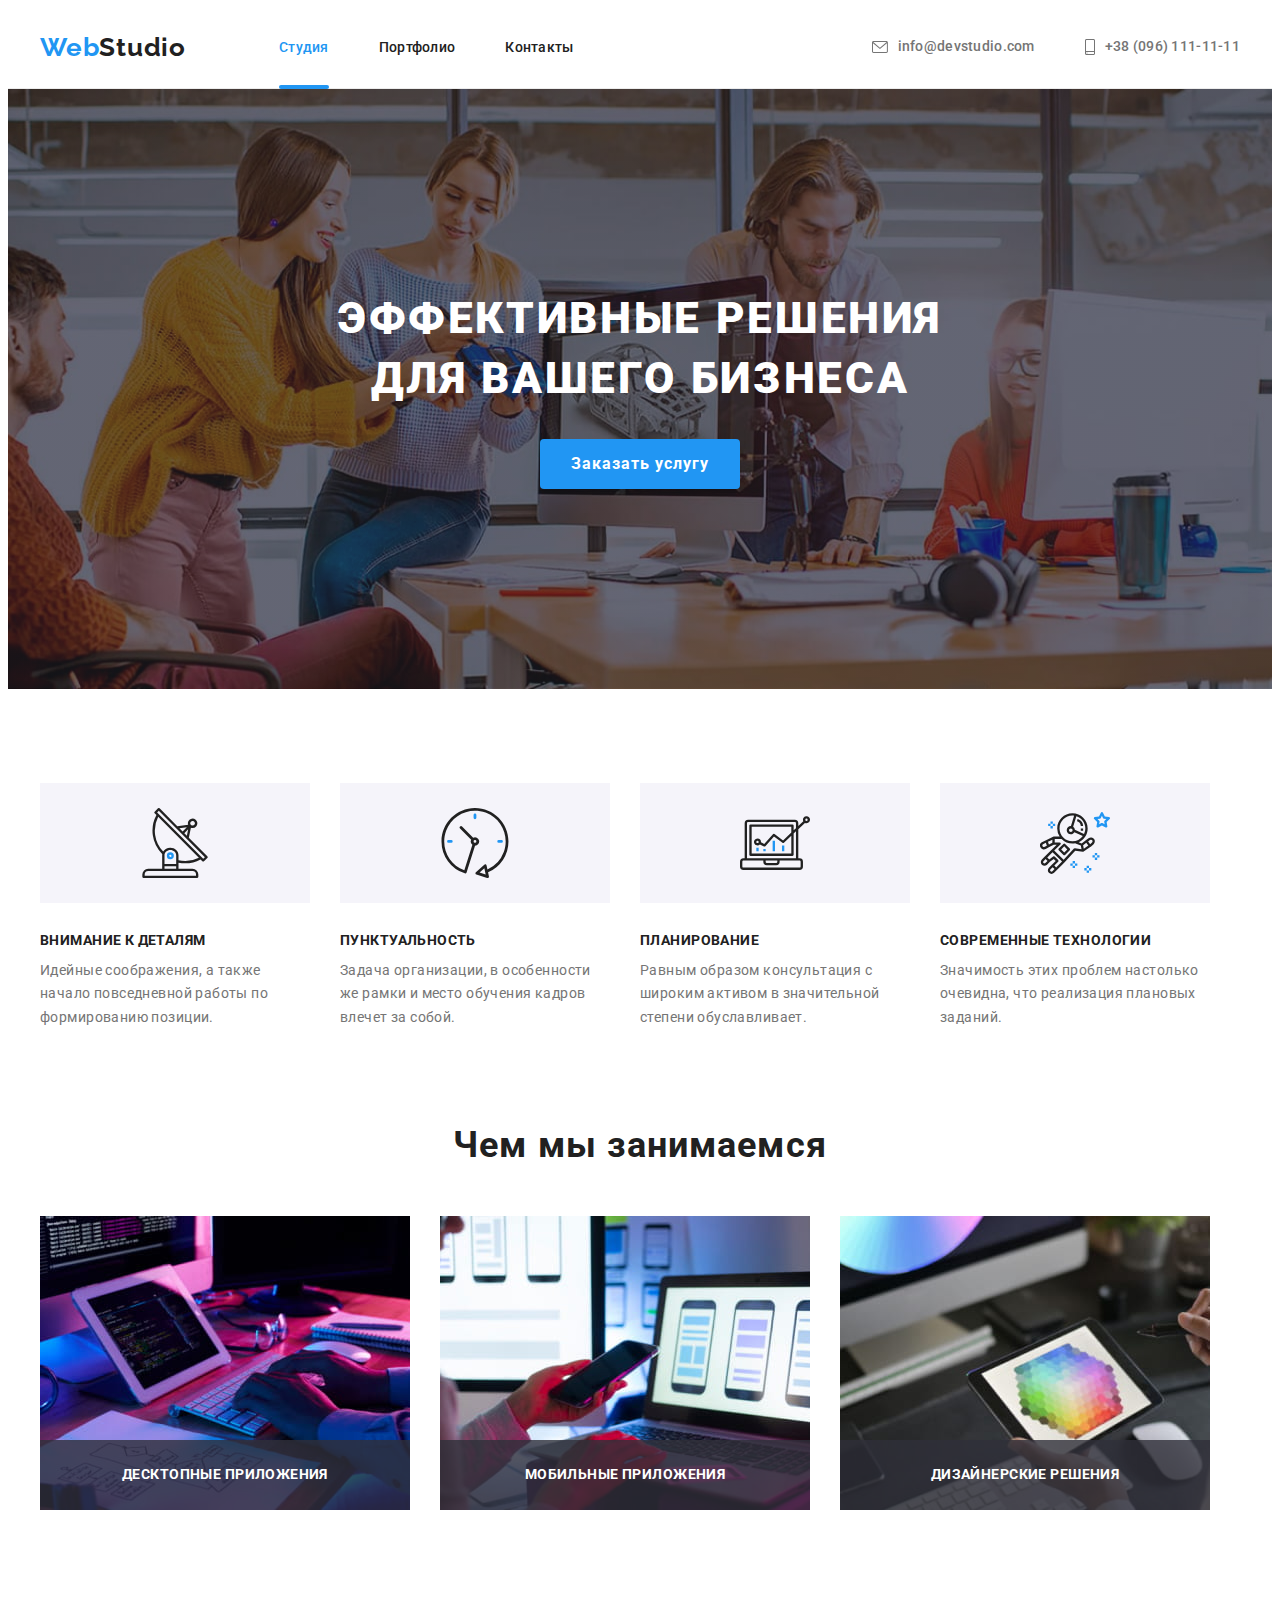
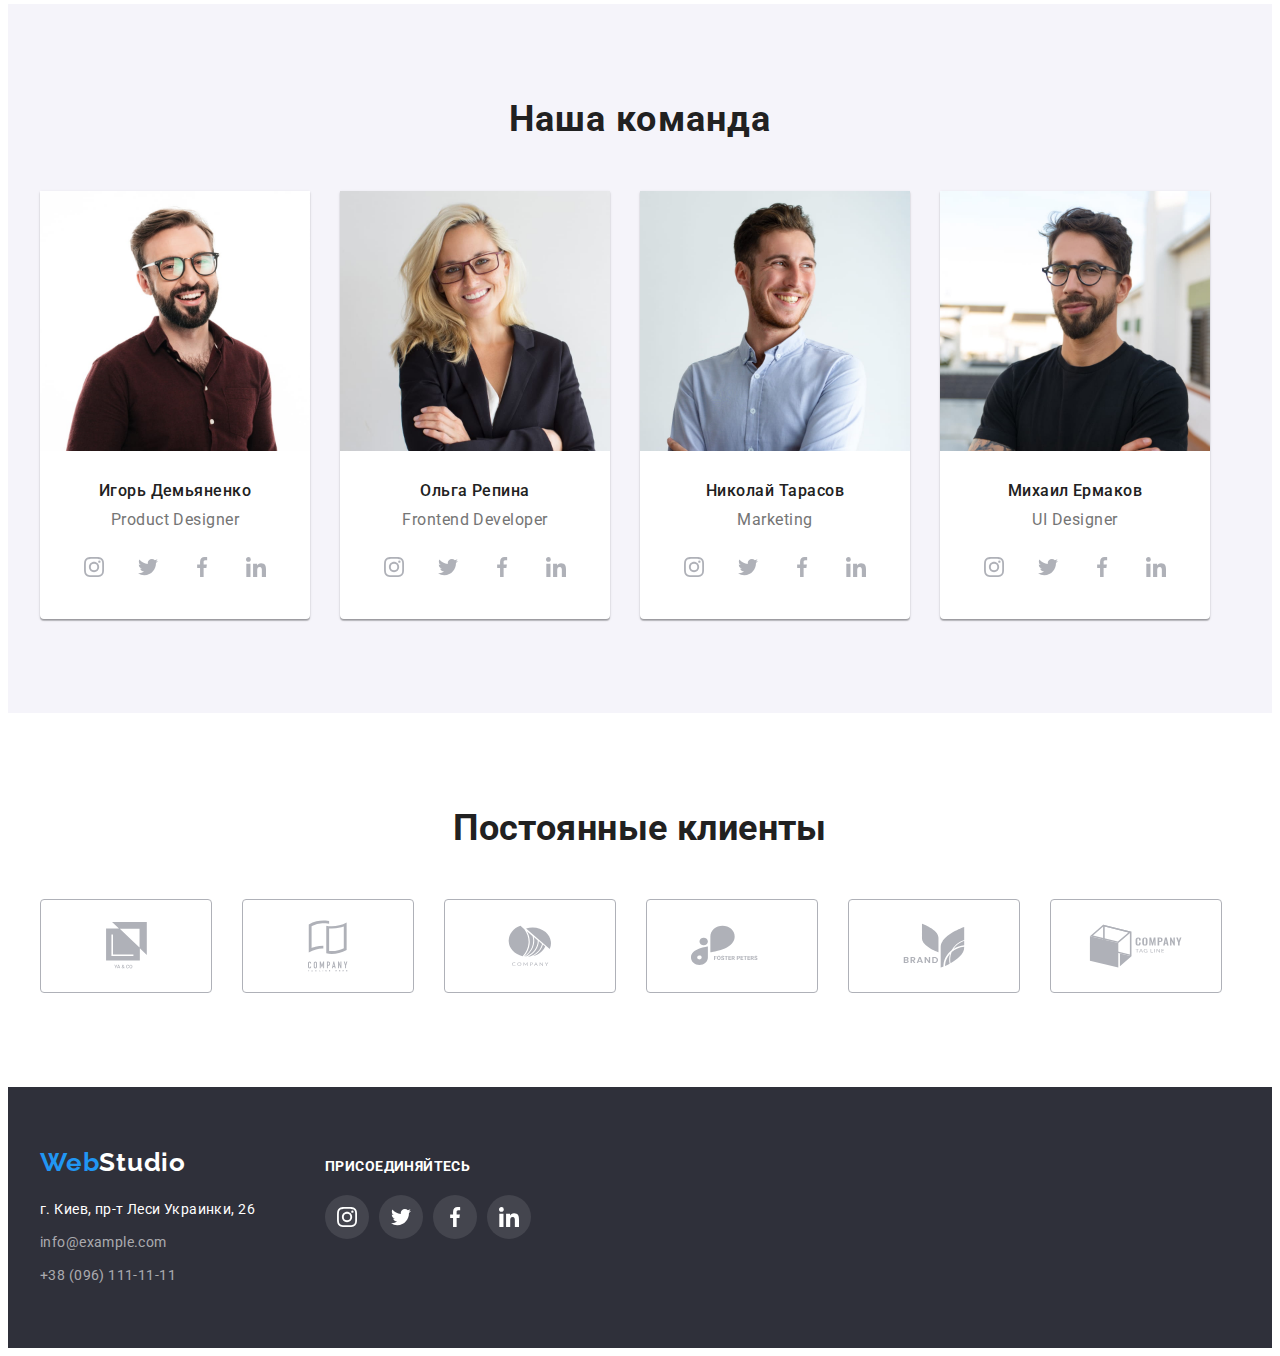
<file: index.html>
<!DOCTYPE html>
<html lang="ru">
  <head>
    <meta charset="UTF-8" />
    <meta name="viewport" content="width=device-width, initial-scale=1.0" />
    <title>WebStudio</title>
    <link rel="preconnect" href="https://fonts.googleapis.com" />
    <link rel="preconnect" href="https://fonts.gstatic.com" crossorigin />
    <link
      href="https://fonts.googleapis.com/css2?family=Raleway:wght@700&family=Roboto:wght@400;500;700;900&display=swap"
      rel="stylesheet"
    />
    <link
      rel="stylesheet"
      href="https://cdnjs.cloudflare.com/ajax/libs/modern-normalize/1.1.0/modern-normalize.min.css"
      integrity="sha512-wpPYUAdjBVSE4KJnH1VR1HeZfpl1ub8YT/NKx4PuQ5NmX2tKuGu6U/JRp5y+Y8XG2tV+wKQpNHVUX03MfMFn9Q=="
      crossorigin="anonymous"
      referrerpolicy="no-referrer"
    />
    <link rel="stylesheet" href="./css/styles.css" />
  </head>
  <body>
    <!--Шапка сайту-->
    <header class="header">
      <!--Навігація сайту-->
      <div class="container">
        <nav class="header-navigation">
          <a href="./index.html" class="header-logo link"
            ><span class="header-logo-web">Web</span>Studio</a
          >
          <ul class="navigation-list list">
            <li class="navigation-item">
              <a href="" class="navigation-link link nav current">Студия</a>
            </li>
            <li class="navigation-item">
              <a href="./portfolio.html" class="navigation-link link nav"
                >Портфолио</a
              >
            </li>
            <li class="navigation-item">
              <a href="" class="navigation-link link nav">Контакты</a>
            </li>
          </ul>
        </nav>
        <ul class="header-list-contact list">
          <li class="header-item">
            <a
              href="mailto:info@devstudio.com"
              class="header-link-mail link contact"
            >
              <svg class="header-contact-icon" width="16" height="12">
                <use href="./images/symbol-defs.svg#icon-envelope"></use>
              </svg>
              info@devstudio.com</a
            >
          </li>
          <li class="header-item">
            <a href="tel:+380961111111" class="header-link-tel link contact">
              <svg class="header-contact-icon" width="10" height="16">
                <use href="./images/symbol-defs.svg#icon-smartphone"></use>
              </svg>
              +38 (096) 111-11-11
            </a>
          </li>
        </ul>
      </div>
    </header>

    <main>
      <!--_________________________________Герой______________________________-->

      <section class="hero">
        <div class="container">
          <h1 class="hero-title">Эффективные решения для вашего бизнеса</h1>
          <button data-open-modal type="button" class="hero-btn-order">
            Заказать услугу
          </button>
        </div>
      </section>
      <!-- __________________________ПЕРЕВАГИ_____________________________ -->
      <section class="section features">
        <!--Скритий заголовок-->
        <div class="container">
          <h2 class="visually-hidden">Наши преимущества</h2>
          <ul class="features-list list">
            <li class="features-item">
              <div class="features-thumb">
                <svg class="feturers-icon" width="70" height="70">
                  <use href="./images/symbol-defs.svg#icon-antenna"></use>
                </svg>
              </div>
              <h3 class="features-title">Внимание к деталям</h3>
              <p class="features-text">
                Идейные соображения, а также начало повседневной работы по
                формированию позиции.
              </p>
            </li>
            <li class="features-item">
              <div class="features-thumb">
                <svg class="feturers-icon" width="70" height="70">
                  <use href="./images/symbol-defs.svg#icon-clock"></use>
                </svg>
              </div>
              <h3 class="features-title">Пунктуальность</h3>
              <p class="features-text">
                Задача организации, в особенности же рамки и место обучения
                кадров влечет за собой.
              </p>
            </li>
            <li class="features-item">
              <div class="features-thumb">
                <svg class="feturers-icon" width="70" height="70">
                  <use href="./images/symbol-defs.svg#icon-diagram"></use>
                </svg>
              </div>
              <h3 class="features-title">Планирование</h3>
              <p class="features-text">
                Равным образом консультация с широким активом в значительной
                степени обуславливает.
              </p>
            </li>
            <li class="features-item">
              <div class="features-thumb">
                <svg class="feturers-icon" width="70" height="70">
                  <use href="./images/symbol-defs.svg#icon-astronaut"></use>
                </svg>
              </div>
              <h3 class="features-title">Современные технологии</h3>
              <p class="features-text">
                Значимость этих проблем настолько очевидна, что реализация
                плановых заданий.
              </p>
            </li>
          </ul>
        </div>
      </section>
      <!-- __________________________________________________ЧІМ МИ ЗАЙМАЄМОСЬ_______________________ -->
      <section class="section work">
        <div class="container">
          <h2 class="work-title title-studio">Чем мы занимаемся</h2>
          <ul class="work-list list">
            <li class="work-item">
              <img
                src="./images/work-one.jpg"
                alt="робота с компьютером"
                width="370"
                height="294"
              />
              <div class="work-thumb">
                <h3 class="work-item-title">Десктопные приложения</h3>
              </div>
            </li>
            <li class="work-item">
              <img
                src="./images/work-two.jpg"
                alt="робота на телефоне"
                width="370"
                height="294"
              />
              <div class="work-thumb">
                <h3 class="work-item-title">Мобильные приложения</h3>
              </div>
            </li>
            <li class="work-item">
              <img
                src="./images/work-three.jpg"
                alt="робота на планшете"
                width="370"
                height="294"
              />
              <div class="work-thumb">
                <h3 class="work-item-title">Дизайнерские решения</h3>
              </div>
            </li>
          </ul>
        </div>
      </section>
      <!-- ____________________________________________НАША КОМАНДА______________________________ -->
      <section class="team section">
        <div class="container">
          <h2 class="team-title title-studio">Наша команда</h2>
          <ul class="team-list list">
            <li class="team-item">
              <img
                src="./images/product-designer.jpg"
                alt="Игорь Демьяненко"
                width="270"
                height="260"
              />
              <div class="taem-div">
                <h3 class="team-list-title">Игорь Демьяненко</h3>
                <p lang="en" class="team-list-text">Product Designer</p>
              </div>
              <ul class="team-soc-list list">
                <li class="team-soc-item">
                  <a href="" class="team-soc-link">
                    <svg class="team-soc-icon" width="20" height="20">
                      <use href="./images/symbol-defs.svg#icon-instagram"></use>
                    </svg>
                  </a>
                </li>
                <li class="team-soc-item">
                  <a href="" class="team-soc-link">
                    <svg class="team-soc-icon" width="20" height="20">
                      <use href="./images/symbol-defs.svg#icon-twitter"></use>
                    </svg>
                  </a>
                </li>
                <li class="team-soc-item">
                  <a href="" class="team-soc-link">
                    <svg class="team-soc-icon" width="20" height="20">
                      <use href="./images/symbol-defs.svg#icon-facebook"></use>
                    </svg>
                  </a>
                </li>
                <li class="team-soc-item">
                  <a href="" class="team-soc-link">
                    <svg class="team-soc-icon" width="20" height="20">
                      <use href="./images/symbol-defs.svg#icon-linkedin"></use>
                    </svg>
                  </a>
                </li>
              </ul>
            </li>
            <li class="team-item">
              <img
                src="./images/frontend-developer.jpg"
                alt="Ольга Репина"
                width="270"
                height="260"
              />
              <div class="team-div">
                <h3 class="team-list-title">Ольга Репина</h3>
                <p lang="en" class="team-list-text">Frontend Developer</p>
              </div>
              <ul class="team-soc-list list">
                <li class="team-soc-item">
                  <a href="" class="team-soc-link">
                    <svg class="team-soc-icon" width="20" height="20">
                      <use href="./images/symbol-defs.svg#icon-instagram"></use>
                    </svg>
                  </a>
                </li>
                <li class="team-soc-item">
                  <a href="" class="team-soc-link">
                    <svg class="team-soc-icon" width="20" height="20">
                      <use href="./images/symbol-defs.svg#icon-twitter"></use>
                    </svg>
                  </a>
                </li>
                <li class="team-soc-item">
                  <a href="" class="team-soc-link">
                    <svg class="team-soc-icon" width="20" height="20">
                      <use href="./images/symbol-defs.svg#icon-facebook"></use>
                    </svg>
                  </a>
                </li>
                <li class="team-soc-item">
                  <a href="" class="team-soc-link">
                    <svg class="team-soc-icon" width="20" height="20">
                      <use href="./images/symbol-defs.svg#icon-linkedin"></use>
                    </svg>
                  </a>
                </li>
              </ul>
            </li>
            <li class="team-item">
              <img
                src="./images/marketing.jpg"
                alt="Николай Тарасов"
                width="270"
                height="260"
              />
              <div class="team-div">
                <h3 class="team-list-title">Николай Тарасов</h3>
                <p lang="en" class="team-list-text">Marketing</p>
              </div>
              <ul class="team-soc-list list">
                <li class="team-soc-item">
                  <a href="" class="team-soc-link">
                    <svg class="team-soc-icon" width="20" height="20">
                      <use href="./images/symbol-defs.svg#icon-instagram"></use>
                    </svg>
                  </a>
                </li>
                <li class="team-soc-item">
                  <a href="" class="team-soc-link">
                    <svg class="team-soc-icon" width="20" height="20">
                      <use href="./images/symbol-defs.svg#icon-twitter"></use>
                    </svg>
                  </a>
                </li>
                <li class="team-soc-item">
                  <a href="" class="team-soc-link">
                    <svg class="team-soc-icon" width="20" height="20">
                      <use href="./images/symbol-defs.svg#icon-facebook"></use>
                    </svg>
                  </a>
                </li>
                <li class="team-soc-item">
                  <a href="" class="team-soc-link">
                    <svg class="team-soc-icon" width="20" height="20">
                      <use href="./images/symbol-defs.svg#icon-linkedin"></use>
                    </svg>
                  </a>
                </li>
              </ul>
            </li>
            <li class="team-item">
              <img
                src="./images/ui-designer.jpg"
                alt="Михаил Ермаков"
                width="270"
                height="260"
              />
              <div class="team-div">
                <h3 class="team-list-title">Михаил Ермаков</h3>
                <p lang="en" class="team-list-text">UI Designer</p>
              </div>
              <ul class="team-soc-list list">
                <li class="team-soc-item">
                  <a href="" class="team-soc-link">
                    <svg class="team-soc-icon" width="20" height="20">
                      <use href="./images/symbol-defs.svg#icon-instagram"></use>
                    </svg>
                  </a>
                </li>
                <li class="team-soc-item">
                  <a href="" class="team-soc-link">
                    <svg class="team-soc-icon" width="20" height="20">
                      <use href="./images/symbol-defs.svg#icon-twitter"></use>
                    </svg>
                  </a>
                </li>
                <li class="team-soc-item">
                  <a href="" class="team-soc-link">
                    <svg class="team-soc-icon" width="20" height="20">
                      <use href="./images/symbol-defs.svg#icon-facebook"></use>
                    </svg>
                  </a>
                </li>
                <li class="team-soc-item">
                  <a href="" class="team-soc-link">
                    <svg class="team-soc-icon" width="20" height="20">
                      <use href="./images/symbol-defs.svg#icon-linkedin"></use>
                    </svg>
                  </a>
                </li>
              </ul>
            </li>
          </ul>
        </div>
      </section>
      <!-- ______________________________________________КЛІЄНТИ____________________________________________ -->
      <section class="clients section">
        <div class="container">
          <h2 class="clients-title">Постоянные клиенты</h2>
          <ul class="clients-list list">
            <li class="clients-item">
              <a href="" class="clients-link">
                <svg class="clients-icon" width="41" height="46.7">
                  <use href="./images/symbol-defs.svg#icon-Logo1"></use>
                </svg>
              </a>
            </li>
            <li class="clients-item">
              <a href="" class="clients-link">
                <svg class="clients-icon" width="40" height="52">
                  <use href="./images/symbol-defs.svg#icon-Logo2"></use>
                </svg>
              </a>
            </li>
            <li class="clients-item">
              <a href="" class="clients-link">
                <svg class="clients-icon" width="43.46" height="41.18">
                  <use href="./images/symbol-defs.svg#icon-Logo3"></use>
                </svg>
              </a>
            </li>
            <li class="clients-item">
              <a href="" class="clients-link">
                <svg class="clients-icon" width="84.44" height="40.62">
                  <use href="./images/symbol-defs.svg#icon-Logo4"></use>
                </svg>
              </a>
            </li>
            <li class="clients-item">
              <a href="" class="clients-link">
                <svg class="clients-icon" width="62.54" height="45.43">
                  <use href="./images/symbol-defs.svg#icon-Logo5"></use>
                </svg>
              </a>
            </li>
            <li class="clients-item">
              <a href="" class="clients-link">
                <svg class="clients-icon" width="93.79" height="43.93">
                  <use href="./images/symbol-defs.svg#icon-Logo6"></use>
                </svg>
              </a>
            </li>
          </ul>
        </div>
      </section>
    </main>

    <!--_____________________________________________________Футер____________________________________________-->
    <footer class="footer">
      <div class="container footer-container">
        <div class="footer-adress-div">
          <a href="./index.html" class="footer-logo link"
            ><span class="footer-logo-web">Web</span>Studio</a
          >
          <address class="address">
            <ul class="address-list list">
              <li class="address-item">
                <p class="address-text addres-footer">
                  г. Киев, пр-т Леси Украинки, 26
                </p>
              </li>
              <li class="address-item">
                <a
                  href="mailto:info@example.com"
                  class="address-link-mail link addres-footer"
                  >info@example.com
                </a>
              </li>
              <li class="address-item">
                <a
                  href="tel:+380961111111"
                  class="address-link-tel link addres-footer"
                  >+38 (096) 111-11-11
                </a>
              </li>
            </ul>
          </address>
        </div>
        <div class="footer-soc-div">
          <p class="text-footer">присоединяйтесь</p>
          <ul class="footer-soc-list list">
            <li class="footer-soc-item">
              <a href="" class="footer-soc-link">
                <svg class="footer-soc-icon" width="20" height="20">
                  <use href="./images/symbol-defs.svg#icon-instagram"></use>
                </svg>
              </a>
            </li>
            <li class="footer-soc-item">
              <a href="" class="footer-soc-link">
                <svg class="footer-soc-icon" width="20" height="20">
                  <use href="./images/symbol-defs.svg#icon-twitter"></use>
                </svg>
              </a>
            </li>
            <li class="footer-soc-item">
              <a href="" class="footer-soc-link">
                <svg class="footer-soc-icon" width="20" height="20">
                  <use href="./images/symbol-defs.svg#icon-facebook"></use>
                </svg>
              </a>
            </li>
            <li class="footer-soc-item">
              <a href="" class="footer-soc-link">
                <svg class="footer-soc-icon" width="20" height="20">
                  <use href="./images/symbol-defs.svg#icon-linkedin"></use>
                </svg>
              </a>
            </li>
          </ul>
        </div>
      </div>
    </footer>
    <!-- _______________________________________MODAL_________________________________________ -->
    <div class="backdrop is-hidden" data-backdrop>
      <div class="modal">
        <button type="button" data-close-modal>
          <svg class="icon-close" width="30" height="30">
            <use href="./images/symbol-defs.svg#icon-close"></use>
          </svg>
        </button>
      </div>
    </div>
    <!-- __________________________________SKRIPT______________________________________________s -->
    <script src="./js/modal.js"></script>
  </body>
</html>
</file>
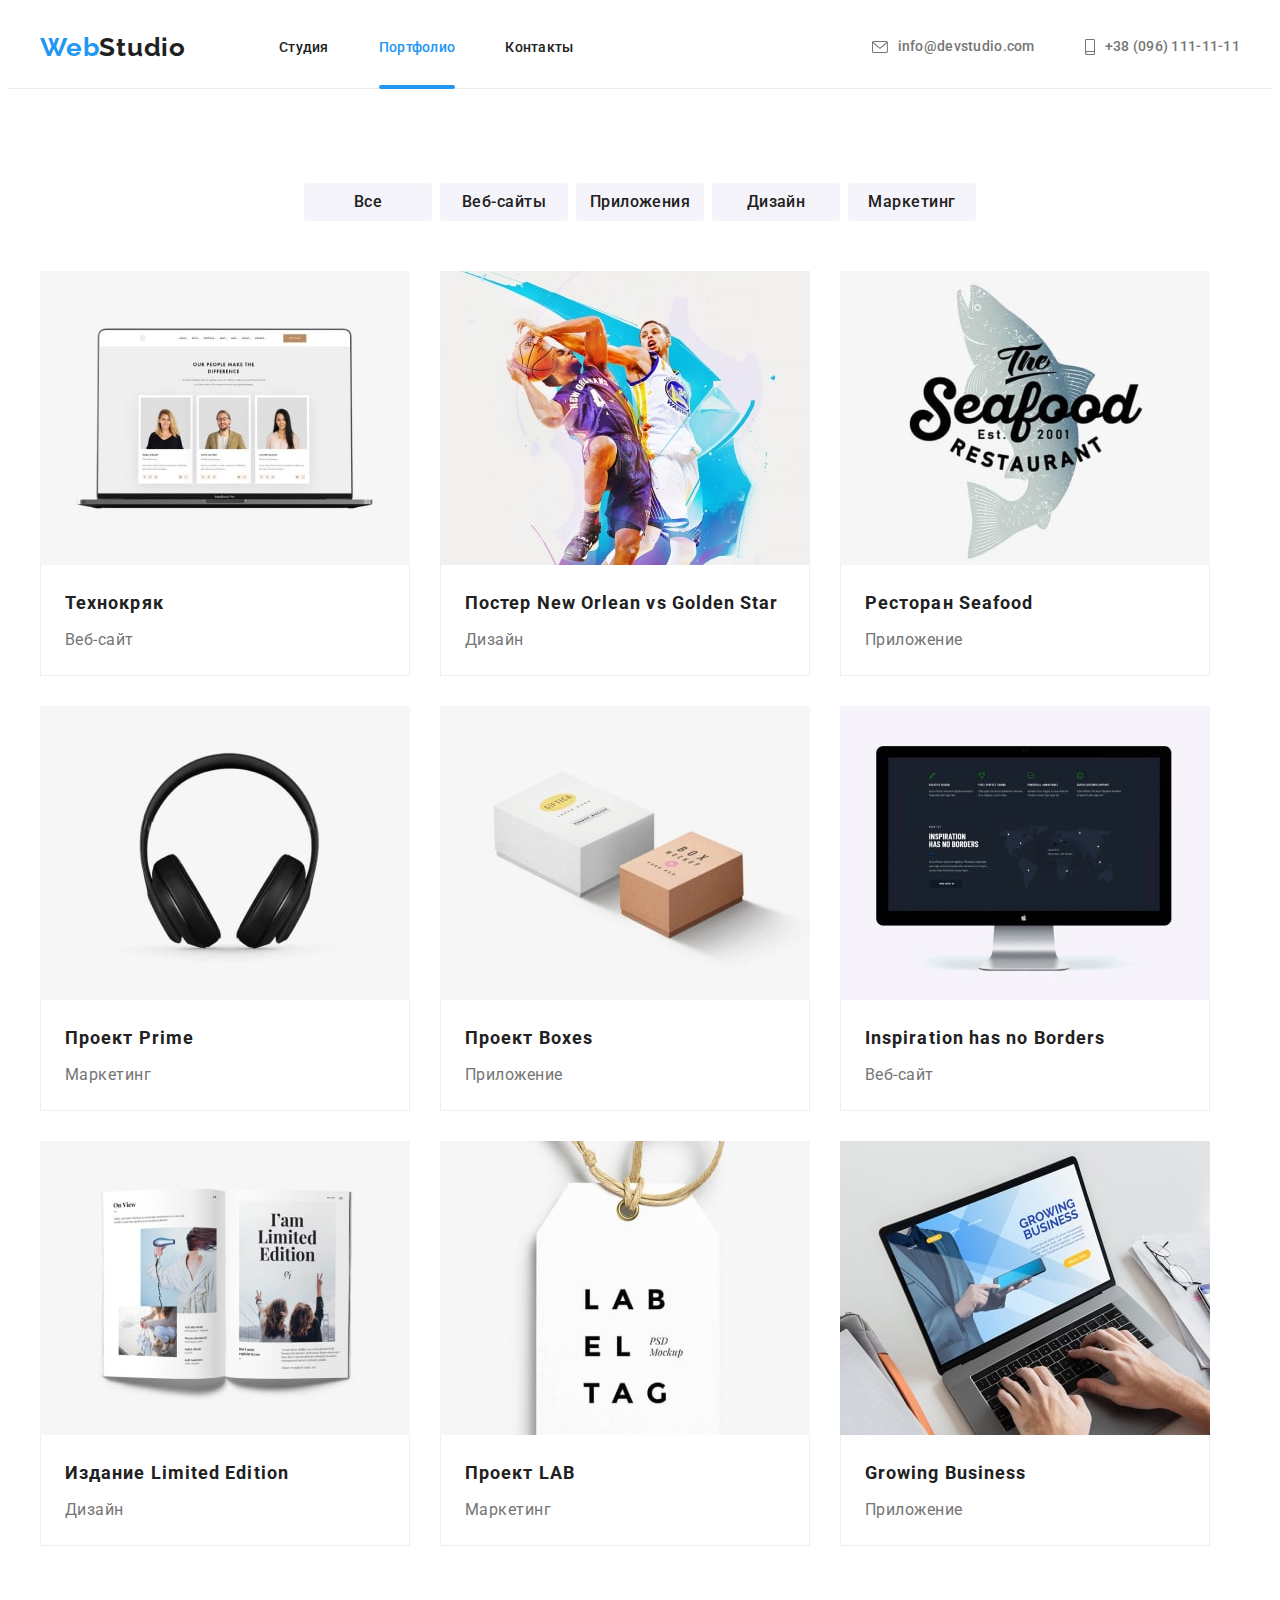
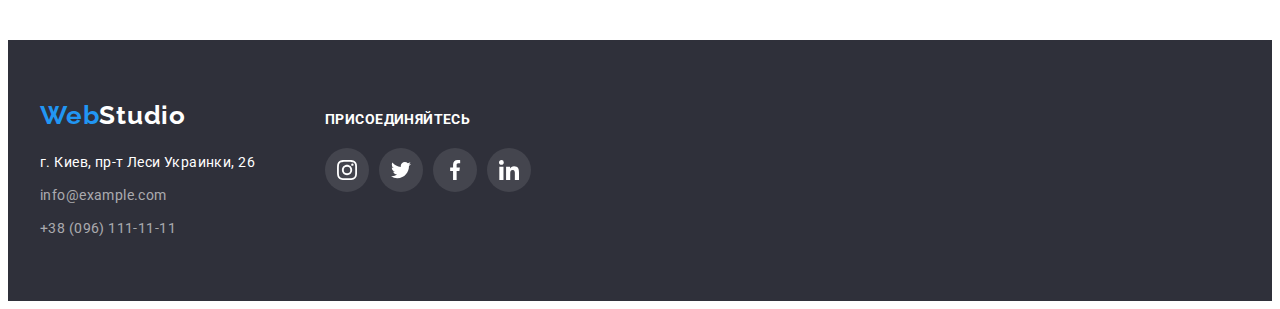
<file: portfolio.html>
<!DOCTYPE html>
<html lang="ru">
  <head>
    <meta charset="UTF-8" />
    <meta name="viewport" content="width=device-width, initial-scale=1.0" />
    <title>WebStudio</title>
    <link rel="preconnect" href="https://fonts.googleapis.com" />
    <link rel="preconnect" href="https://fonts.gstatic.com" crossorigin />
    <link
      href="https://fonts.googleapis.com/css2?family=Raleway:wght@700&family=Roboto:wght@400;500;700;900&display=swap"
      rel="stylesheet"
    />
    <link
      rel="stylesheet"
      href="https://cdnjs.cloudflare.com/ajax/libs/modern-normalize/1.1.0/modern-normalize.min.css"
      integrity="sha512-wpPYUAdjBVSE4KJnH1VR1HeZfpl1ub8YT/NKx4PuQ5NmX2tKuGu6U/JRp5y+Y8XG2tV+wKQpNHVUX03MfMFn9Q=="
      crossorigin="anonymous"
      referrerpolicy="no-referrer"
    />
    <link rel="stylesheet" href="./css/styles.css" />
  </head>
  <body>
    <!--Шапка сайту-->
    <header class="header">
      <!--Навігація сайту-->
      <div class="container">
        <nav class="header-navigation">
          <a href="./index.html" class="header-logo link"
            ><span class="header-logo-web">Web</span>Studio</a
          >
          <ul class="navigation-list list">
            <li class="navigation-item">
              <a href="./index.html" class="navigation-link link nav">Студия</a>
            </li>
            <li class="navigation-item">
              <a href="" class="navigation-link link nav current">Портфолио</a>
            </li>
            <li class="navigation-item">
              <a href="" class="navigation-link link nav">Контакты</a>
            </li>
          </ul>
        </nav>
        <ul class="header-list-contact list">
          <li class="header-item">
            <a
              href="mailto:info@devstudio.com"
              class="header-link-mail link contact"
            >
              <svg class="header-contact-icon" width="16" height="12">
                <use href="./images/symbol-defs.svg#icon-envelope"></use>
              </svg>
              info@devstudio.com</a
            >
          </li>
          <li class="header-item">
            <a href="tel:+380961111111" class="header-link-tel link contact">
              <svg class="header-contact-icon" width="10" height="16">
                <use href="./images/symbol-defs.svg#icon-smartphone"></use>
              </svg>
              +38 (096) 111-11-11
            </a>
          </li>
        </ul>
      </div>
    </header>

    <main>
      <section class="section hero-portfolio">
        <div class="container">
          <h1 class="visually-hidden">Примеры робот</h1>
          <ul class="hero-list list">
            <li class="hero-item">
              <button type="button" class="hero-btn-filter">Все</button>
            </li>
            <li class="hero-item">
              <button type="button" class="hero-btn-filter">Веб-сайты</button>
            </li>
            <li class="hero-item">
              <button type="button" class="hero-btn-filter">Приложения</button>
            </li>
            <li class="hero-item">
              <button type="button" class="hero-btn-filter">Дизайн</button>
            </li>
            <li class="hero-item">
              <button type="button" class="hero-btn-filter">Маркетинг</button>
            </li>
          </ul>

          <ul class="product-list list">
            <li class="product-item">
              <a href="" class="product-link link">
                <div class="product-thumb">
                  <img
                    src="./images/product-1.jpg"
                    alt="ноутбук"
                    width="370"
                    height="294"
                    class="product-img"
                  />
                  <p class="product-thumb-text">
                    Ресурс предлагает комплексные предложения с разным уровнем
                    функционала и сервисов. Все это позволит посетителю получить
                    исчерпывающие сведения о компании или частном лице.
                  </p>
                </div>
                <div class="div-product-item">
                  <h2 class="product-title">Технокряк</h2>
                  <p class="product-text">Веб-сайт</p>
                </div>
              </a>
            </li>
            <li class="product-item">
              <a href="" class="product-link link">
                <div class="product-thumb">
                  <img
                    src="./images/product-2.jpg"
                    alt="два парня играют в баскетбол"
                    width="370"
                    height="294"
                    class="product-img"
                  />
                  <div class="div-product-img">
                    <p class="product-thumb-text">
                      Ресурс предлагает комплексные предложения с разным уровнем
                      функционала и сервисов. Все это позволит посетителю
                      получить исчерпывающие сведения о компании или частном
                      лице.
                    </p>
                  </div>
                </div>
                <div class="div-product-item">
                  <h2 class="product-title">
                    Постер New Orlean vs Golden Star
                  </h2>
                  <p class="product-text">Дизайн</p>
                </div>
              </a>
            </li>
            <li class="product-item">
              <a href="" class="product-link link">
                <div class="product-thumb">
                  <img
                    src="./images/product-3.jpg"
                    alt="емблема ресторона риба"
                    width="370"
                    height="294"
                    class="product-img"
                  />
                  <div class="div-product-img">
                    <p class="product-thumb-text">
                      Ресурс предлагает комплексные предложения с разным уровнем
                      функционала и сервисов. Все это позволит посетителю
                      получить исчерпывающие сведения о компании или частном
                      лице.
                    </p>
                  </div>
                </div>
                <div class="div-product-item">
                  <h2 class="product-title">Ресторан Seafood</h2>
                  <p class="product-text">Приложение</p>
                </div>
              </a>
            </li>
            <li class="product-item">
              <a href="" class="product-link link">
                <div class="product-thumb">
                  <img
                    src="./images/product-4.jpg"
                    alt="наушники"
                    width="370"
                    height="294"
                    class="product-img"
                  />
                  <div class="div-product-img">
                    <p class="product-thumb-text">
                      Ресурс предлагает комплексные предложения с разным уровнем
                      функционала и сервисов. Все это позволит посетителю
                      получить исчерпывающие сведения о компании или частном
                      лице.
                    </p>
                  </div>
                </div>
                <div class="div-product-item">
                  <h2 class="product-title">Проект Prime</h2>
                  <p class="product-text">Маркетинг</p>
                </div>
              </a>
            </li>
            <li class="product-item">
              <a href="" class="product-link link">
                <div class="product-thumb">
                  <img
                    src="./images/product-5.jpg"
                    alt="две картонных коробки"
                    width="370"
                    height="294"
                    class="product-img"
                  />
                  <div class="div-product-img">
                    <p class="product-thumb-text">
                      Ресурс предлагает комплексные предложения с разным уровнем
                      функционала и сервисов. Все это позволит посетителю
                      получить исчерпывающие сведения о компании или частном
                      лице.
                    </p>
                  </div>
                </div>
                <div class="div-product-item">
                  <h2 class="product-title">Проект Boxes</h2>
                  <p class="product-text">Приложение</p>
                </div>
              </a>
            </li>
            <li class="product-item">
              <a href="" class="product-link link">
                <div class="product-thumb">
                  <img
                    src="./images/product-6.jpg"
                    alt="компьютер"
                    width="370"
                    height="294"
                    class="product-img"
                  />
                  <div class="div-product-img">
                    <p class="product-thumb-text">
                      Ресурс предлагает комплексные предложения с разным уровнем
                      функционала и сервисов. Все это позволит посетителю
                      получить исчерпывающие сведения о компании или частном
                      лице.
                    </p>
                  </div>
                </div>
                <div class="div-product-item">
                  <h2 lang="an" class="product-title">
                    Inspiration has no Borders
                  </h2>
                  <p class="product-text">Веб-сайт</p>
                </div>
              </a>
            </li>
            <li class="product-item">
              <a href="" class="product-link link">
                <div class="product-thumb">
                  <img
                    src="./images/product-7.jpg"
                    alt="книжка"
                    width="370"
                    height="294"
                    class="product-img"
                  />
                  <div class="div-product-img">
                    <p class="product-thumb-text">
                      Ресурс предлагает комплексные предложения с разным уровнем
                      функционала и сервисов. Все это позволит посетителю
                      получить исчерпывающие сведения о компании или частном
                      лице.
                    </p>
                  </div>
                </div>
                <div class="div-product-item">
                  <h2 class="product-title">Издание Limited Edition</h2>
                  <p class="product-text">Дизайн</p>
                </div>
              </a>
            </li>
            <li class="product-item">
              <a href="" class="product-link link">
                <div class="product-thumb">
                  <img
                    src="./images/product-8.jpg"
                    alt="лэйба"
                    width="370"
                    height="294"
                    class="product-img"
                  />
                  <div class="div-product-img">
                    <p class="product-thumb-text">
                      Ресурс предлагает комплексные предложения с разным уровнем
                      функционала и сервисов. Все это позволит посетителю
                      получить исчерпывающие сведения о компании или частном
                      лице.
                    </p>
                  </div>
                </div>
                <div class="div-product-item">
                  <h2 class="product-title">Проект LAB</h2>
                  <p class="product-text">Маркетинг</p>
                </div>
              </a>
            </li>
            <li class="product-item">
              <a href="" class="product-link link">
                <div class="product-thumb">
                  <img
                    src="./images/product-9.jpg"
                    alt="ноутбук"
                    width="370"
                    height="294"
                    class="product-img"
                  />
                  <div class="div-product-img">
                    <p class="product-thumb-text">
                      Ресурс предлагает комплексные предложения с разным уровнем
                      функционала и сервисов. Все это позволит посетителю
                      получить исчерпывающие сведения о компании или частном
                      лице.
                    </p>
                  </div>
                </div>
                <div class="div-product-item">
                  <h2 lang="an" class="product-title">Growing Business</h2>
                  <p class="product-text">Приложение</p>
                </div>
              </a>
            </li>
          </ul>
        </div>
      </section>
    </main>

    <!--Футер-->
    <footer class="footer">
      <div class="container footer-container">
        <div class="footer-adress-div">
          <a href="./index.html" class="footer-logo link"
            ><span class="footer-logo-web">Web</span>Studio</a
          >
          <address class="address">
            <ul class="address-list list">
              <li class="address-item">
                <p class="address-text addres-footer">
                  г. Киев, пр-т Леси Украинки, 26
                </p>
              </li>
              <li class="address-item">
                <a
                  href="mailto:info@example.com"
                  class="address-link-mail link addres-footer"
                  >info@example.com
                </a>
              </li>
              <li class="address-item">
                <a
                  href="tel:+380961111111"
                  class="address-link-tel link addres-footer"
                  >+38 (096) 111-11-11
                </a>
              </li>
            </ul>
          </address>
        </div>
        <div class="footer-soc-div">
          <p class="text-footer">присоединяйтесь</p>
          <ul class="footer-soc-list list">
            <li class="footer-soc-item">
              <a href="" class="footer-soc-link">
                <svg class="footer-soc-icon" width="20" height="20">
                  <use href="./images/symbol-defs.svg#icon-instagram"></use>
                </svg>
              </a>
            </li>
            <li class="footer-soc-item">
              <a href="" class="footer-soc-link">
                <svg class="footer-soc-icon" width="20" height="20">
                  <use href="./images/symbol-defs.svg#icon-twitter"></use>
                </svg>
              </a>
            </li>
            <li class="footer-soc-item">
              <a href="" class="footer-soc-link">
                <svg class="footer-soc-icon" width="20" height="20">
                  <use href="./images/symbol-defs.svg#icon-facebook"></use>
                </svg>
              </a>
            </li>
            <li class="footer-soc-item">
              <a href="" class="footer-soc-link">
                <svg class="footer-soc-icon" width="20" height="20">
                  <use href="./images/symbol-defs.svg#icon-linkedin"></use>
                </svg>
              </a>
            </li>
          </ul>
        </div>
      </div>
    </footer>
  </body>
</html>
</file>
<file: css/styles.css>
:root {
  --main-title-color: #212121;
  --logo-color: #212121;
  --header-nav-color: #212121;
  --second-btn-color: #212121;
  --accent-color: #2196f3;
  --background-section: #2f303a;
  --background-body: #ffffff;
  --main-body-color: #757575;
  --header-contact-color: #757575;
  --product-text-color: #757575;
  --adress-footer-color: rgba(255, 255, 255, 0.6);
  --second-background-color: #f5f4fa;
  --footer-logo-color: #ffffff;
  --address-text-color: #ffffff;
  --second-title-color: #ffffff;
  --main-btn-color: #ffffff;
  --main-icon-color: #afb1b8;
  --second-icon-color: #ffffff;
}

p,
h1,
h2,
h3,
h4,
h5,
h6 {
  margin: 0;
}

ul,
ol {
  margin: 0;
  padding-left: 0;
}
img {
  display: block;
  min-width: 100%;
  height: auto;
}

button {
  padding: 0;
  border: none;
  font: inherit;
  color: inherit;
  background-color: transparent;
}

body {
  font-family: 'Roboto', Tahoma, sans-serif;
  color: var(--main-body-color);
  font-size: 14px;
  letter-spacing: 0.03em;
  background-color: var(--background-body);
}
/* -----------------------------------------------глобальні класи----------------------------------------------------------------------------- */

.container {
  width: 1200px;
  padding-left: 15px;
  padding-right: 15px;
  margin: 0 auto;
}
.section {
  padding-top: 94px;
  padding-bottom: 94px;
}

.link {
  text-decoration: none;
}

.list {
  list-style: none;
}

.visually-hidden {
  position: absolute;
  white-space: nowrap;
  width: 1px;
  height: 1px;
  overflow: hidden;
  border: 0;
  padding: 0;
  clip: rect(0 0 0 0);
  clip-path: inset(50%);
  margin: -1px;
}

.nav {
  font-family: inherit;
  font-weight: 500;
  font-size: 14px;
  line-height: 1.14;
  letter-spacing: 0.02em;
  color: var(--header-nav-color);
}

.contact {
  font-family: inherit;
  font-weight: 500;
  font-size: 14px;
  line-height: 1.14;
  letter-spacing: 0.02em;
  color: var(--header-contact-color);
  display: flex;
  align-items: center;
}

.addres-footer {
  font-family: inherit;
  font-size: 14px;
  line-height: 1.71;
  letter-spacing: 0.03em;
  font-style: normal;
  color: var(--adress-footer-color);
}

.title-studio {
  font-family: inherit;
  font-size: 36px;
  line-height: 1.17;
  letter-spacing: 0.03em;
  color: var(--main-title-color);
}

.btn {
  font-family: inherit;
  font-weight: 500;
  font-size: 16px;
  line-height: 1.63;
  letter-spacing: 0.03em;
  color: var(--second-btn-color);
  cursor: pointer;
}

/* _________________________________________ПЕРЕХОДИ_________________________________________ */

.navigation-link,
.header-link-mail,
.header-link-tel,
.address-text,
.address-link-mail,
.address-link-tel {
  transition: color 250ms cubic-bezier(0.4, 0, 0.2, 1);
}

.footer-soc-link,
.team-soc-link,
.hero-btn-order {
  transition: background-color 250ms cubic-bezier(0.4, 0, 0.2, 1);
}

.hero-btn-filter {
  transition: color 250ms cubic-bezier(0.4, 0, 0.2, 1),
    background-color 250ms cubic-bezier(0.4, 0, 0.2, 1),
    box-shadow 250ms cubic-bezier(0.4, 0, 0.2, 1);
}

.product-link {
  transition: box-shadow 250ms cubic-bezier(0.4, 0, 0.2, 1);
}

.header-contact-icon,
.header-contact-icon,
.team-soc-icon,
.clients-icon {
  transition: fill 250ms cubic-bezier(0.4, 0, 0.2, 1);
}
.clients-link {
  transition: border 250ms cubic-bezier(0.4, 0, 0.2, 1);
}

/* ---------------------------------------------------------ХЕДЕР--------------------------------------------------------------------------- */
.header {
  padding-top: 24px;
  padding-bottom: 25px;
  border-bottom: 1px solid #ececec;
}

.header-logo {
  margin-right: 93px;

  font-family: 'Raleway', Tahoma, sans-serif;
  font-weight: 700;
  font-size: 26px;
  line-height: 1.19;
  letter-spacing: 0.03em;
  color: var(--logo-color);
}

.header-logo-web,
.footer-logo-web {
  color: var(--accent-color);
}

.navigation-link:hover,
.navigation-link:focus {
  color: var(--accent-color);
}

.header-link-mail:hover,
.header-link-mail:focus,
.header-link-tel:hover,
.header-link-tel:focus {
  color: var(--accent-color);
}
.navigation-list .navigation-link.current {
  color: var(--accent-color);
}

.navigation-list {
  display: flex;
  align-items: center;
}

.header .container {
  display: flex;
  align-items: center;
}

.header-list-contact {
  display: flex;
  margin-left: auto;
}

.navigation-item:not(:last-child) {
  margin-right: 50px;
}
.header-item:first-child {
  margin-right: 50px;
}

.header-navigation {
  display: flex;
}

.header-contact-icon {
  fill: var(--header-contact-color);
  margin-right: 10px;
}
.header-list-contact {
  display: flex;
  align-items: center;
}

.header-link-mail:hover .header-contact-icon,
.header-link-mail:focus .header-contact-icon,
.header-link-tel:hover .header-contact-icon,
.header-link-tel:focus .header-contact-icon {
  fill: var(--accent-color);
}
/* -------------------------------------------------Секція Hero Студія---------------------------------------------------------------------- */
.hero {
  background-color: #c4c4c4;
  padding-top: 200px;
  padding-bottom: 200px;
  background-image: linear-gradient(
      rgba(47, 48, 58, 0.4),
      rgba(47, 48, 58, 0.4)
    ),
    url(../images/backgound-hero.jpg);
  max-width: 1600px;
  background-size: cover;
  background-position: center;
  margin: 0 auto;
}

.hero-title {
  font-family: inherit;
  font-weight: 900;
  font-size: 44px;
  line-height: 1.36;
  text-align: center;
  letter-spacing: 0.06em;
  text-transform: uppercase;
  color: var(--second-title-color);
  max-width: 692px;
  margin: auto;
  margin-bottom: 30px;
}

.hero-btn-order {
  font-family: inherit;
  font-weight: 700;
  font-size: 16px;
  line-height: 1.88;
  display: flex;
  align-items: center;
  text-align: center;
  letter-spacing: 0.06em;
  color: var(--main-btn-color);
  background-color: var(--accent-color);
  cursor: pointer;
  width: 200px;
  height: 50px;
  box-shadow: 0px 4px 4px rgba(0, 0, 0, 0.15);
  border-radius: 4px;
  margin: auto;
  justify-content: center;
}

.hero-btn-order:hover,
.hero-btn-order:focus {
  background-color: var(--main-title-color);
}

.backdrop {
  position: fixed;
  top: 0;
  left: 0;
  width: 100%;
  height: 100%;
  background: rgba(0, 0, 0, 0.2);

  opacity: 1;

  transition: opacity 250ms cubic-bezier(0.4, 0, 0.2, 1),
    visibility 250ms cubic-bezier(0.4, 0, 0.2, 1);
}
.backdrop.is-hidden {
  opacity: 0;
  pointer-events: none;
  visibility: hidden;
}
.backdrop.is-hidden .modal {
  transform: translate(-50%, -50%) scale(0.6);
}
.modal {
  position: absolute;
  top: 50%;
  left: 50%;

  min-height: 581px;
  min-width: 528px;
  padding: 15px;

  background-color: #fff;

  transform: translate(-50%, -50%) scale(1);
  transition: transform 250ms cubic-bezier(0.4, 0, 0.2, 1);
}

.icon-close {
  position: absolute;
  top: 8px;
  right: 8px;
  cursor: pointer;
  padding: 6px;
  background: #ffffff;
  border: 1px solid rgba(0, 0, 0, 0.1);
  box-sizing: border-box;
  border-radius: 50%;
}

/* -------------------------------------------------------Секція Наші переваги-------------------------------------------------------------- */

.features-title {
  font-family: inherit;
  font-size: 14px;
  line-height: 1.14;
  text-transform: uppercase;
  color: var(--main-title-color);
  margin-bottom: 10px;
}

.features-text {
  font-family: inherit;
  line-height: 1.71;
}

.features-list {
  display: flex;
}
.features-item {
  width: 270px;
}

.features-item:not(:last-child) {
  margin-right: 30px;
}
.features-thumb {
  width: 270px;
  height: 120px;
  display: flex;
  justify-content: center;
  align-items: center;
  background-color: var(--second-background-color);
  margin-bottom: 30px;
}
/* -----------------------------------------------------Секція Чим ми займаємось-------------------------------------------------------------- */
.work.section {
  padding-top: 0px;
}

.work-title {
  text-align: center;
  margin-bottom: 50px;
}

.work-list {
  display: flex;
}
.work-item:not(:last-child) {
  margin-right: 30px;
}

/* -------------------------------------------------------Секція Наша команда---------------------------------------------------------------- */
.team {
  background-color: var(--second-background-color);
}

.team-list {
  display: flex;
}
.team-item {
  background-color: var(--background-body);
  box-shadow: 0px 1px 3px rgba(0, 0, 0, 0.12), 0px 1px 1px rgba(0, 0, 0, 0.14),
    0px 2px 1px rgba(0, 0, 0, 0.2);
  border-radius: 0px 0px 4px 4px;
}

.team-item:not(:last-child) {
  margin-right: 30px;
}

.team-title {
  text-align: center;
  margin-bottom: 50px;
}
.team-item > img {
  margin-bottom: 30px;
}

.team-list-title {
  margin-bottom: 10px;
}

.team-list-title {
  font-family: inherit;
  font-weight: 500;
  font-size: 16px;
  line-height: 1.19;
  text-align: center;
  letter-spacing: 0.03em;
  color: var(--main-title-color);
}

.team-list-text {
  margin-bottom: 16px;
  font-family: inherit;
  font-size: 16px;
  line-height: 1.19;
  text-align: center;
  letter-spacing: 0.03em;
}
.team-soc-list {
  display: flex;
  justify-content: center;
  margin-bottom: 30px;
}
.team-soc-link {
  width: 44px;
  height: 44px;
  border-radius: 50%;
  display: flex;
  justify-content: center;
  align-items: center;
}
.team-soc-item:not(:last-child) {
  margin-right: 10px;
}
.team-soc-icon {
  fill: var(--main-icon-color);
}

.team-soc-link:hover,
.team-soc-link:focus {
  background-color: var(--accent-color);
}

.team-soc-link:hover .team-soc-icon,
.team-soc-link:focus .team-soc-icon {
  fill: var(--second-icon-color);
}

/* __________________________________________________________КЛІЄНТИ____________________________________________________ */

.clients-title {
  font-family: inherit;
  font-size: 36px;
  line-height: 1.17;
  text-align: center;
  color: var(--main-title-color);
  margin-bottom: 50px;
}
.clients-link {
  width: 170px;
  height: 92px;
  display: flex;
  border: 1px solid #afb1b8;
  border-radius: 4px;
  justify-content: center;
  align-items: center;
}
.clients-list {
  display: flex;
}
.clients-item:not(:last-child) {
  margin-right: 30px;
}
.clients-icon {
  fill: var(--main-icon-color);
  background-size: cover;
}
.clients-link:hover .clients-icon,
.clients-link:focus .clients-icon {
  fill: var(--accent-color);
}
.clients-link:hover {
  border: 1px solid var(--accent-color);
}

/* ---------------------------------------------------------------Футер--------------------------------------------------------------------- */

.footer {
  background-color: var(--background-section);
  padding-top: 60px;
  padding-bottom: 60px;
  display: flex;
}

.address-item:not(:last-child) {
  margin-bottom: 9px;
}

.footer-logo {
  font-family: 'Raleway', sans-serif;
  font-weight: 700;
  font-size: 26px;
  line-height: 1.19;
  letter-spacing: 0.03em;
  color: var(--footer-logo-color);
  margin-bottom: 20px;
}

.address-text {
  color: var(--address-text-color);
}

.address-text:hover,
.address-text:focus,
.address-link-mail:hover,
.address-link-mail:focus,
.address-link-tel:hover,
.address-link-tel:focus {
  color: var(--accent-color);
}

.footer-logo {
  display: block;
  margin-bottom: 20px;
}

.team-soc-list {
  display: flex;
  justify-content: center;
}
.text-footer {
  font-family: inherit;
  font-weight: 700;
  line-height: 1.14;
  letter-spacing: 0.03em;
  text-transform: uppercase;
  color: var(--address-text-color);
  margin-bottom: 20px;
}

.footer-soc-link {
  width: 44px;
  height: 44px;
  background-color: rgba(255, 255, 255, 0.1);
  border-radius: 50%;
  display: flex;
  justify-content: center;
  align-items: center;
}
.footer-soc-item:not(:last-child) {
  margin-right: 10px;
}
.footer-soc-icon {
  fill: var(--second-icon-color);
}

.footer-soc-link:hover,
.footer-soc-link:focus {
  background-color: var(--accent-color);
}

.footer-soc-list {
  display: flex;
}
.footer-soc-div {
  display: inline-block;
  margin-left: 70px;
}
.footer-adress-div {
  display: inline-block;
}
.footer-container {
  display: flex;
  align-items: baseline;
}
/* ------------------------------------------------------------------Секція Hero Портфорліо-------------------------------------------------- */
.hero-btn-filter {
  font-family: inherit;
  font-weight: 500;
  font-size: 16px;
  line-height: 1.63;
  letter-spacing: 0.03em;
  color: var(--second-btn-color);
  background-color: var(--second-background-color);
  cursor: pointer;
  width: 128px;
  height: 38px;
  border-radius: 4px;
}

.hero-btn-filter:hover,
.hero-btn-filter:focus {
  color: var(--main-btn-color);
  background-color: var(--accent-color);
  box-shadow: 0px 3px 1px rgba(0, 0, 0, 0.1), 0px 1px 2px rgba(0, 0, 0, 0.08),
    0px 2px 2px rgba(0, 0, 0, 0.12);
  border-radius: 4px;
}

.hero-list {
  display: flex;
  justify-content: center;
  margin-bottom: 50px;
}

.product-title {
  font-size: 18px;
  line-height: 2;
  letter-spacing: 0.06em;
  color: var(--main-title-color);
  margin-bottom: 4px;
}

.product-text {
  font-size: 16px;
  line-height: 1.88;
  letter-spacing: 0.03em;
  color: var(--product-text-color);
}

.hero-item:not(:last-child) {
  margin-right: 8px;
}

.product-list {
  display: flex;
  flex-wrap: wrap;
}

.hero-title {
  margin-bottom: 30px;
}

.product-item:not(:nth-child(3n)) {
  margin-right: 30px;
}

.product-item {
  width: 370px;
}

.product-item:not(:nth-last-child(-n + 3)) {
  margin-bottom: 30px;
}
.div-product-item {
  padding: 20px 24px;
  border-left: 1px solid #eeeeee;
  border-right: 1px solid #eeeeee;
  border-bottom: 1px solid #eeeeee;
}

.product-link {
  display: block;
}
.product-link:hover,
.product-link:focus {
  box-shadow: 0px 1px 1px rgba(0, 0, 0, 0.12), 0px 4px 4px rgba(0, 0, 0, 0.06),
    1px 4px 6px rgba(0, 0, 0, 0.16);
}

.navigation-item {
  position: relative;
}

.current::after {
  position: absolute;
  content: '';
  background-color: #2196f3;
  border-radius: 2px;
  height: 4px;
  display: block;
  width: 100%;
  top: 46px;
}
.work-item {
  position: relative;
}
.work-thumb {
  position: absolute;
  bottom: 0;
  right: 0;
  height: 70px;
  width: 100%;
  background: rgba(47, 48, 58, 0.8);
  display: flex;
  justify-content: center;
  align-items: center;
}

.work-item-title {
  font-family: inherit;
  font-style: normal;
  font-weight: 700;
  font-size: 14px;
  line-height: 1.14;
  text-align: center;
  text-transform: uppercase;
  color: var(--second-title-color);
}

.product-thumb {
  position: relative;
  overflow: hidden;
}

.product-thumb-text {
  position: absolute;
  top: 0;
  right: 0;
  height: 100%;
  width: 100%;
  background-color: rgba(33, 150, 243, 0.9);
  opacity: 1;
  pointer-events: none;
  transform: translateY(101%);
  transition: transform 250ms cubic-bezier(0.4, 0, 0.2, 1);

  font-family: inherit;
  font-size: 18px;
  line-height: 1.56;
  color: var(--address-text-color);
  padding: 63px 24px;
}

.product-link:hover .product-thumb-text {
  opacity: 1;
  transform: translateY(0);
}
</file>
